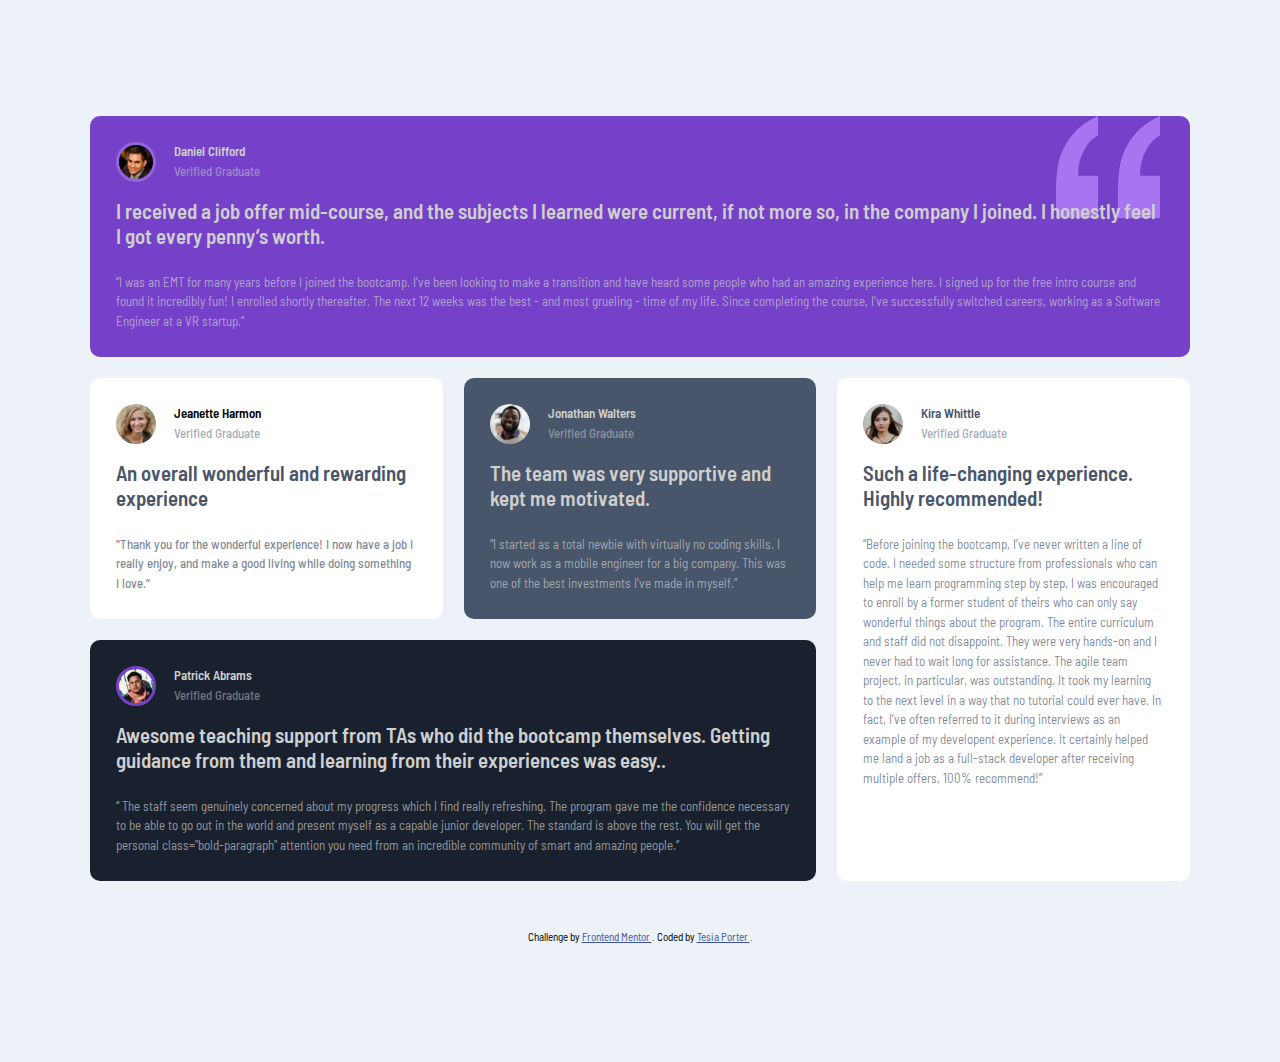
<file: index.html>
<!DOCTYPE html>
<html lang="en">
	<head>
		<meta charset="UTF-8" />
		<meta http-equiv="X-UA-Compatible" content="IE=edge" />
		<meta
			name="viewport"
			content="width=device-width, initial-scale=1.0"
		/>
		<link
			rel="icon"
			type="image/png"
			sizes="32x32"
			href="./images/favicon-32x32.png"
		/>

		<!-- Google Font  -->
		<link rel="preconnect" href="https://fonts.googleapis.com" />
		<link rel="preconnect" href="https://fonts.gstatic.com" crossorigin />
		<link
			href="https://fonts.googleapis.com/css2?family=Barlow+Semi+Condensed:wght@500;600&display=swap"
			rel="stylesheet"
		/>
		<!-- The reset stylesheet -->
		<link rel="stylesheet" href="/css/reset.css" />
		<!-- My Style Sheet -->
		<link rel="stylesheet" href="/css/style.css" />
		<title>
			Frontend Mentor | Testimonials grid section challenge hub
		</title>
	</head>
	<body>
		<main class="container">
			<article class="grid">
				<section class="one">
					<div class="flexed">
						<div>
							<img
								class="small-border"
								src="/images/image-daniel.jpg"
								alt=""
							/>
						</div>
						<div>
							<h2 class="heading-one light-gray">
								Daniel Clifford
							</h2>
							<h3 class="heading-two heading-dark-gray">
								Verified Graduate
							</h3>
						</div>
					</div>
					<div>
						<p class="bolded light-gray">
							I received a job offer mid-course, and the
							subjects I learned were current, if not more
							so, in the company I joined. I honestly feel
							I got every penny’s worth.
						</p>
						<p class="para-dark-gray">
							“I was an EMT for many years before I joined
							the bootcamp. I’ve been looking to make a
							transition and have heard some people who had
							an amazing experience here. I signed up for
							the free intro course and found it incredibly
							fun! I enrolled shortly thereafter. The next
							12 weeks was the best - and most grueling -
							time of my life. Since completing the course,
							I’ve successfully switched careers, working
							as a Software Engineer at a VR startup.”
						</p>
					</div>
				</section>
				<section class="two">
					<div class="flexed">
						<div>
							<img
								src="/images/image-jonathan.jpg"
								alt=""
							/>
						</div>
						<div>
							<h2 class="heading-one light-gray">
								Jonathan Walters
							</h2>
							<h3 class="heading-two heading-dark-gray">
								Verified Graduate
							</h3>
						</div>
					</div>
					<div>
						<p class="bolded light-gray">
							The team was very supportive and kept me
							motivated.
						</p>
						<p class="para-dark-gray">
							“I started as a total newbie with virtually
							no coding skills. I now work as a mobile
							engineer for a big company. This was one of
							the best investments I’ve made in myself.”
						</p>
					</div>
				</section>
				<section class="three">
					<div class="flexed">
						<div>
							<img
								src="/images/image-jeanette.jpg"
								alt=""
							/>
						</div>
						<div>
							<h2 class="heading-one dark blue">
								Jeanette Harmon
							</h2>
							<h3 class="heading-two heading-light-blue">
								Verified Graduate
							</h3>
						</div>
					</div>
					<div>
						<p class="bolded dark-blue">
							An overall wonderful and rewarding experience
						</p>
						<p class="light-blue para-light-blue">
							"Thank you for the wonderful experience! I
							now have a job I really enjoy, and make a
							good living while doing something I love.”
						</p>
					</div>
				</section>
				<section class="four">
					<div class="flexed">
						<div>
							<img
								class="purple-border"
								src="/images/image-patrick.jpg"
								alt=""
							/>
						</div>
						<div>
							<h2 class="heading-one light-gray">
								Patrick Abrams
							</h2>
							<h3 class="heading-two heading-dark-gray">
								Verified Graduate
							</h3>
						</div>
					</div>
					<div>
						<p class="bolded light-gray">
							Awesome teaching support from TAs who did the
							bootcamp themselves. Getting guidance from
							them and learning from their experiences was
							easy..
						</p>
						<p class="para-dark-gray">
							“ The staff seem genuinely concerned about my
							progress which I find really refreshing. The
							program gave me the confidence necessary to
							be able to go out in the world and present
							myself as a capable junior developer. The
							standard is above the rest. You will get the
							personal class="bold-paragraph" attention you
							need from an incredible community of smart
							and amazing people.”
						</p>
					</div>
				</section>
				<section class="five">
					<div class="flexed">
						<div>
							<img src="/images/image-kira.jpg" alt="" />
						</div>
						<div>
							<h2 class="heading-one dark-blue">
								Kira Whittle
							</h2>
							<h3 class="heading-two heading-light-blue">
								Verified Graduate
							</h3>
						</div>
					</div>
					<div>
						<p class="bolded dark-blue">
							Such a life-changing experience. Highly
							recommended!
						</p>
						<p class="para-light-blue">
							“Before joining the bootcamp, I’ve never
							written a line of code. I needed some
							structure from professionals who can help me
							learn programming step by step. I was
							encouraged to enroll by a former student of
							theirs who can only say wonderful things
							about the program. The entire curriculum and
							staff did not disappoint. They were very
							hands-on and I never had to wait long for
							assistance. The agile team project, in
							particular, was outstanding. It took my
							learning to the next level in a way that no
							tutorial could ever have. In fact, I’ve often
							referred to it during interviews as an
							example of my developent experience. It
							certainly helped me land a job as a
							full-stack developer after receiving multiple
							offers. 100% recommend!”
						</p>
					</div>
				</section>
			</article>
			<div class="attribution">
				Challenge by
				<a
					href="https://www.frontendmentor.io?ref=challenge"
					target="_blank"
				>
					Frontend Mentor
				</a>
				. Coded by
				<a target="_blank" href="https://github.com/DandiKandie">
					Tesia Porter
				</a>
				.
			</div>
		</main>
	</body>
</html>
</file>
<file: css/style.css>
:root {
	/* typography */
	--primary-font: "Barlow Semi Condensed", sans-serif;
	--fw-bold: 500;
	--fw-bolder: 600;

	/*primary colors */
	--color-violet: hsl(263, 55%, 52%);
	--color-light-blue: hsl(217, 19%, 35%);
	--color-dark-blue: hsl(219, 29%, 14%);
	--color-white: hsl(0, 0%, 100%);
	/* neutral colors  */
	--background-color: hsl(210, 46%, 95%);
	--gray-text: hsl(0, 0%, 81%);
	/*opacity Colors */
	--small-border: hsl(263, 64%, 63%);
	--half-gray: hsla(0, 0%, 81%, 0.5);
	--seventy-gray: hsla(0, 0%, 81%, 0.7);
	--half-blue: hsla(217, 19%, 35%, 0.5);
	--seventy-blue: hsla(217, 19%, 35%, 0.7);
}

body {
	font-size: 13px;
	font-family: var(--primary-font);
	background-color: var(--background-color);
	padding: 4em 2em;
	display: grid;
	place-items: center;
}

section {
	padding: 2em;
	border-radius: 10px;
}

img {
	width: 40px;
	height: 40px;
	border-radius: 50%;
}

.flexed {
	display: flex;
	gap: 1.4em;
	margin-bottom: 1.3em;
}

h2 {
	font-weight: var(--fw-bolder);
}

h3 {
	font-weight: var(--fw-bold);
}

h2,
h3 {
	font-size: inherit;
}

.bolded {
	font-weight: 600;
	font-size: 1.3rem;
	line-height: 1.2;
	margin-bottom: 1.5rem;
}

.light-blue {
	font-weight: 500;
}

/*Color for text*/
.light-gray {
	color: var(--gray-text);
}

.heading-dark-gray {
	color: var(--half-gray);
}

.para-dark-gray {
	color: var(--seventy-gray);
}

.dark-blue {
	color: var(--color-light-blue);
}

.heading-light-blue {
	color: var(--half-blue);
}

.para-light-blue {
	color: var(--seventy-blue);
}

.attribution {
	margin-top: 3rem;
}

section {
	margin-bottom: 2rem;
}

.one {
	background-color: var(--color-violet);
	background-image: url(/images/bg-pattern-quotation.svg);
	background-repeat: no-repeat;
	background-position: top right 30px;
}

.small-border {
	border: var(--small-border) 3px solid;
}

.two {
	background-color: var(--color-light-blue);
}

.three,
.five {
	background-color: var(--color-white);
}

.four {
	background-color: var(--color-dark-blue);
}

.purple-border {
	border: var(--color-violet) 3px solid;
}

/*Tablet size*/
@media screen and (min-width: 768px) {
	.container {
		margin: 4rem;
	}
	section {
		margin-bottom: 0;
	}
	.grid {
		display: grid;
		grid-template-columns: repeat(3, 1fr);
		gap: 1.3rem;
	}

	.one {
		grid-column: 1 / span 3;
	}

	.two {
		grid-column: 2;
		grid-row: 2;
	}

	.three {
		grid-column: 1;
		grid-row: 2;
	}

	.four {
		grid-column: 1 / span 2;
		grid-row: 3;
	}

	.five {
		grid-column: 3;
		grid-row: 2 / span 2;
	}
}

/* Destop Size */
@media screen and (min-width: 1440px) {
	.container {
		margin: 6em;
		display: grid;
		place-items: center;
	}

	.grid {
		grid-template-columns: repeat(4, 1fr);
		gap: 2rem;
		width: 80vw;
	}

	.one {
		grid-column: 1 / span 2;
		/* background-image: url(/images/bg-pattern-quotation.svg);
		background-repeat: no-repeat; */
		background-position: top right 88px;
	}

	.two {
		grid-column: 3;
		grid-row: 1;
	}

	.three {
		grid-column: 1;
		grid-row: 2;
	}

	.four {
		grid-column: 2 / span 2;
		grid-row: 2;
	}

	.five {
		grid-column: 4;
		grid-row: 1 / span 2;
	}
}
</file>
